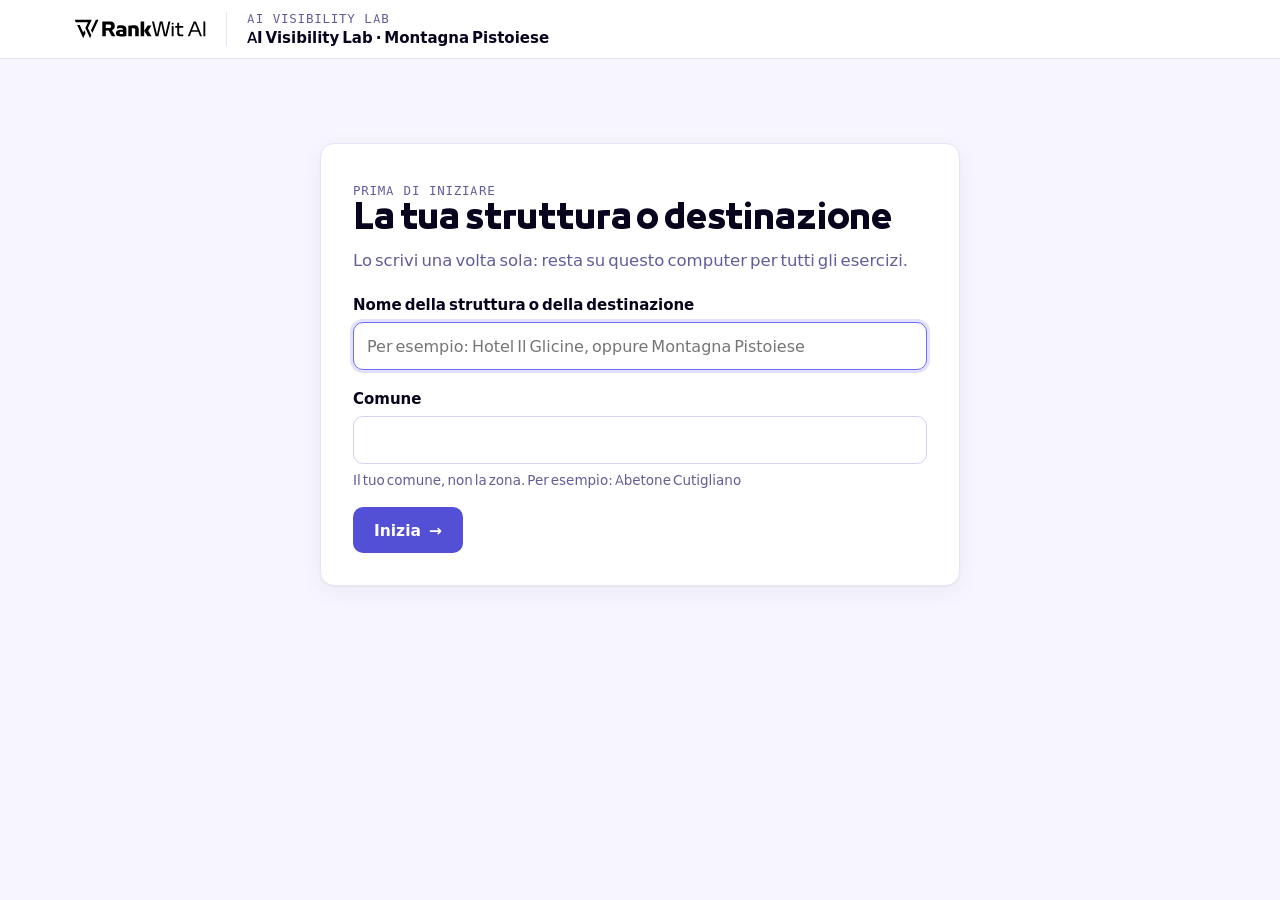
<file: index.html>
<!doctype html>
<html lang="it">
<head>
  <meta charset="utf-8">
  <meta name="viewport" content="width=device-width, initial-scale=1">
  <meta name="color-scheme" content="only light">
  <title>Portale del Lab · RankWit AI</title>
  <meta name="robots" content="noindex">
  <link rel="icon" href="assets/brand/rankwit-mark-black.svg" type="image/svg+xml">
  <link rel="preload" href="assets/fonts/plus-jakarta-sans.woff2" as="font" type="font/woff2" crossorigin>
  <link rel="stylesheet" href="assets/app.css">
</head>
<body data-page="home">
  <a class="skip" href="#main">Vai al contenuto</a>
  <div id="app"></div>
  <noscript><p style="padding:24px">Il portale ha bisogno di JavaScript attivo.</p></noscript>
  <script src="evento.js"></script>
  <script src="server.js"></script>
  <script src="assets/marks.js"></script>
  <script src="assets/data.js"></script>
  <script src="assets/store.js"></script>
  <script src="assets/sync.js"></script>
  <script src="assets/app.js"></script>
</body>
</html>
</file>
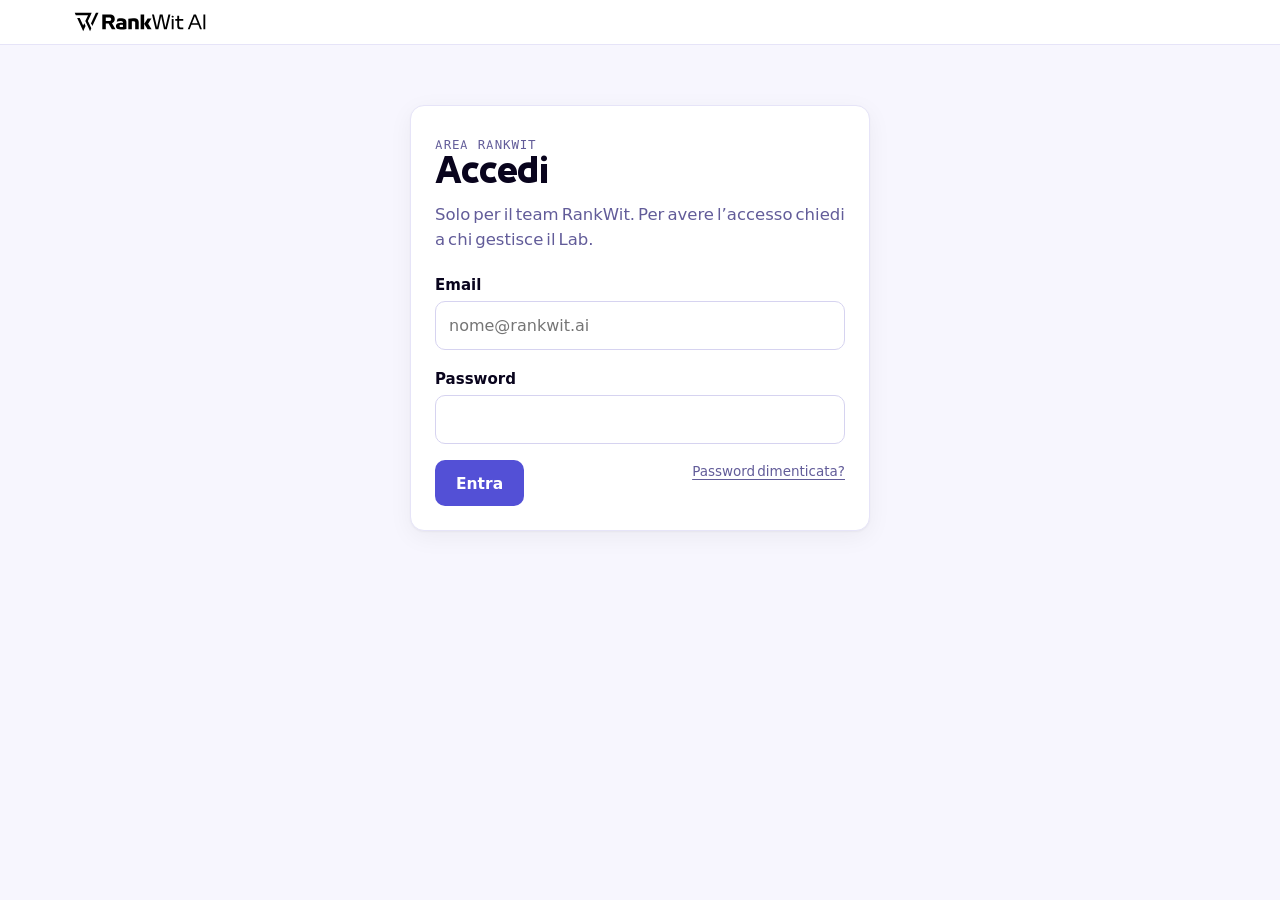
<file: admin.html>
<!doctype html>
<html lang="it">
<head>
  <meta charset="utf-8">
  <meta name="viewport" content="width=device-width, initial-scale=1">
  <meta name="color-scheme" content="only light">
  <title>Area RankWit · Portale del Lab</title>
  <meta name="robots" content="noindex">
  <link rel="icon" href="assets/brand/rankwit-mark-black.svg" type="image/svg+xml">
  <link rel="preload" href="assets/fonts/plus-jakarta-sans.woff2" as="font" type="font/woff2" crossorigin>
  <link rel="stylesheet" href="assets/app.css">
</head>
<body data-page="admin">
  <a class="skip" href="#main">Vai al contenuto</a>
  <div id="app"></div>
  <noscript><p style="padding:24px">Il portale ha bisogno di JavaScript attivo.</p></noscript>
  <script src="server.js"></script>
  <script src="assets/vendor/supabase-2.117.3.js"></script>
  <script src="assets/marks.js"></script>
  <script src="assets/data.js"></script>
  <script src="assets/store.js"></script>
  <script src="assets/app.js"></script>
</body>
</html>
</file>
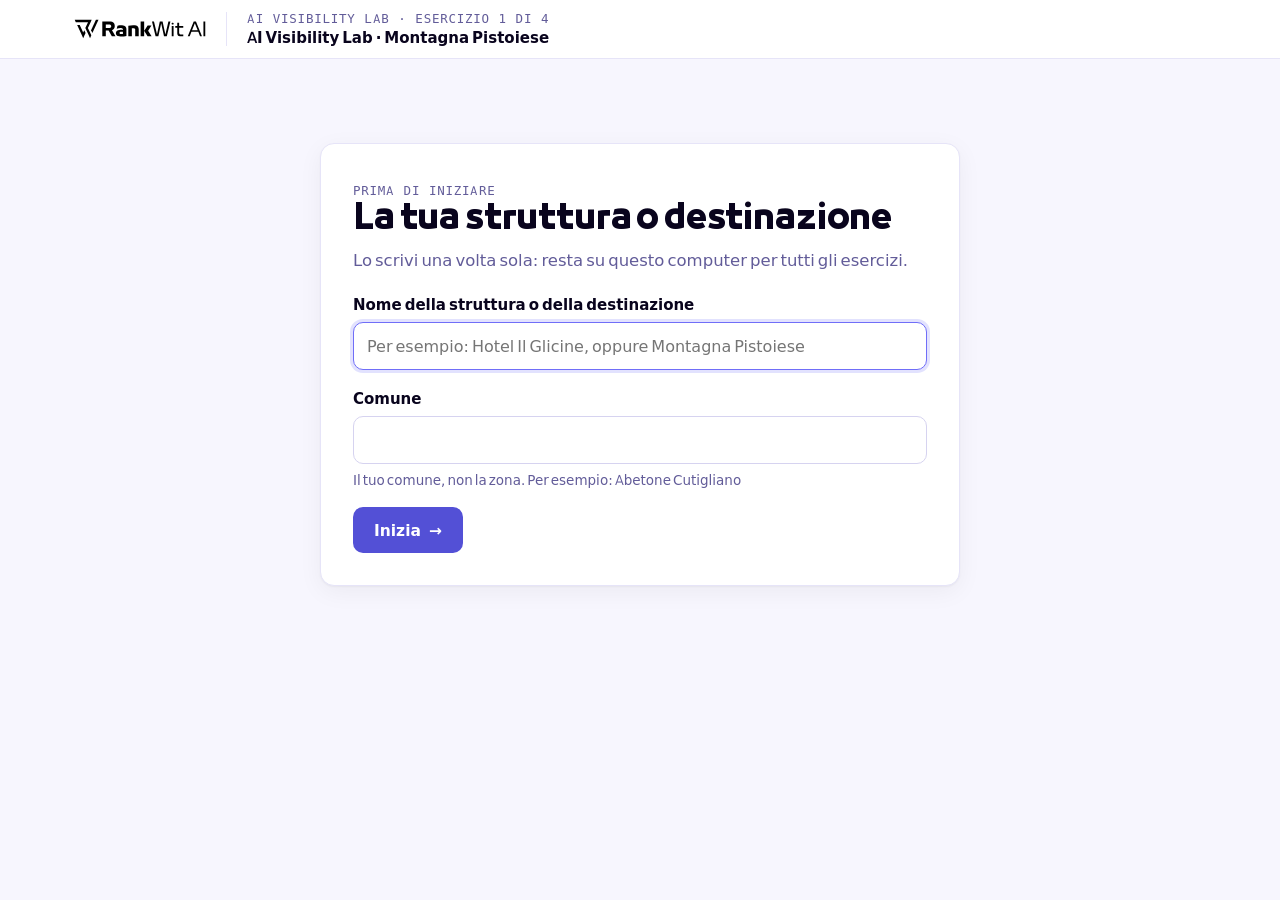
<file: esercizio-1.html>
<!doctype html>
<html lang="it">
<head>
  <meta charset="utf-8">
  <meta name="viewport" content="width=device-width, initial-scale=1">
  <meta name="color-scheme" content="only light">
  <title>Esercizio 1 · Le domande di ospiti e visitatori · RankWit AI</title>
  <meta name="robots" content="noindex">
  <link rel="icon" href="assets/brand/rankwit-mark-black.svg" type="image/svg+xml">
  <link rel="preload" href="assets/fonts/plus-jakarta-sans.woff2" as="font" type="font/woff2" crossorigin>
  <link rel="stylesheet" href="assets/app.css">
</head>
<body data-page="esercizio" data-ex="1">
  <a class="skip" href="#main">Vai al contenuto</a>
  <div id="app"></div>
  <noscript><p style="padding:24px">Il portale ha bisogno di JavaScript attivo.</p></noscript>
  <script src="evento.js"></script>
  <script src="server.js"></script>
  <script src="assets/marks.js"></script>
  <script src="assets/data.js"></script>
  <script src="assets/store.js"></script>
  <script src="assets/sync.js"></script>
  <script src="assets/app.js"></script>
</body>
</html>
</file>
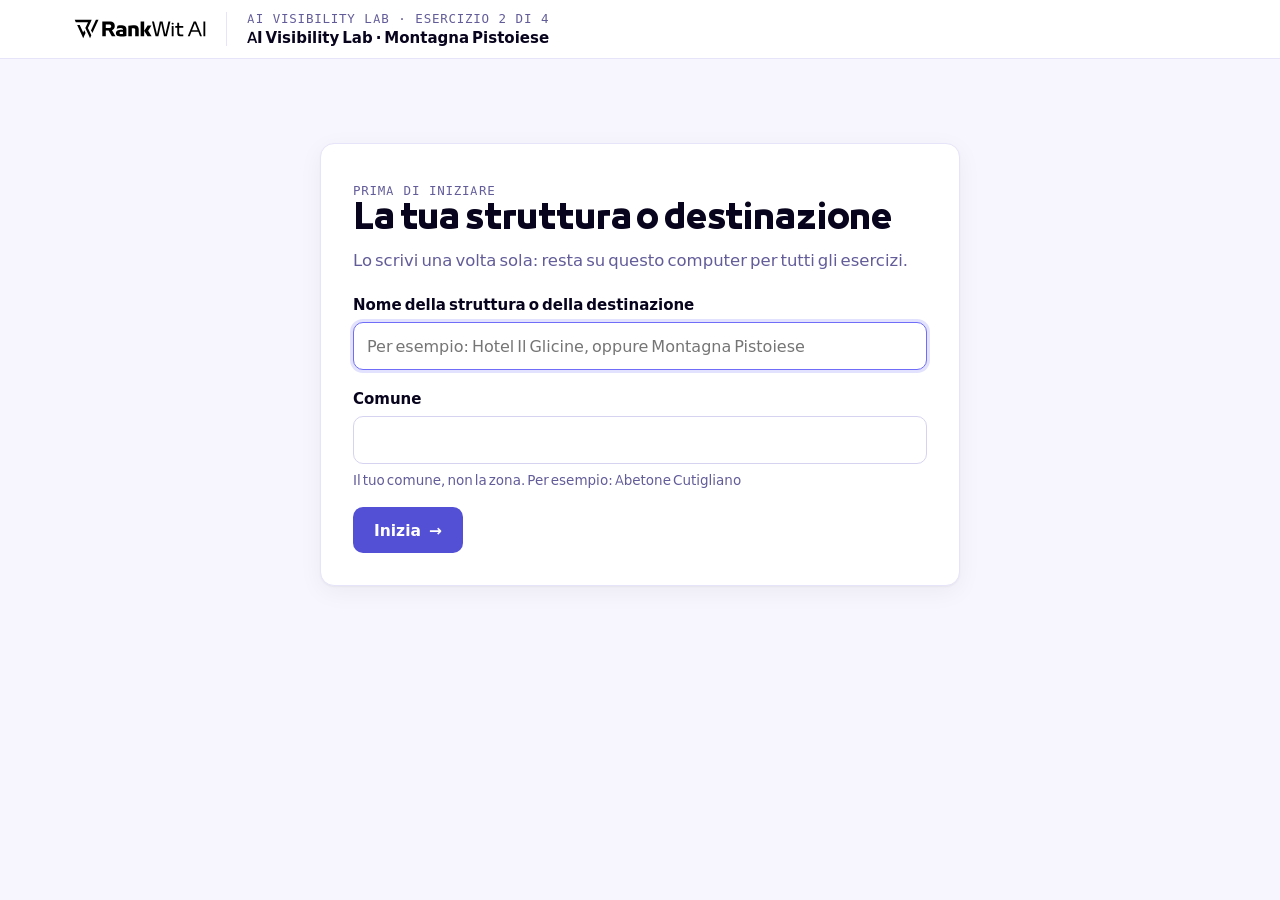
<file: esercizio-2.html>
<!doctype html>
<html lang="it">
<head>
  <meta charset="utf-8">
  <meta name="viewport" content="width=device-width, initial-scale=1">
  <meta name="color-scheme" content="only light">
  <title>Esercizio 2 · Cosa dice l’AI del territorio · RankWit AI</title>
  <meta name="robots" content="noindex">
  <link rel="icon" href="assets/brand/rankwit-mark-black.svg" type="image/svg+xml">
  <link rel="preload" href="assets/fonts/plus-jakarta-sans.woff2" as="font" type="font/woff2" crossorigin>
  <link rel="stylesheet" href="assets/app.css">
</head>
<body data-page="esercizio" data-ex="2">
  <a class="skip" href="#main">Vai al contenuto</a>
  <div id="app"></div>
  <noscript><p style="padding:24px">Il portale ha bisogno di JavaScript attivo.</p></noscript>
  <script src="evento.js"></script>
  <script src="server.js"></script>
  <script src="assets/marks.js"></script>
  <script src="assets/data.js"></script>
  <script src="assets/store.js"></script>
  <script src="assets/sync.js"></script>
  <script src="assets/app.js"></script>
</body>
</html>
</file>
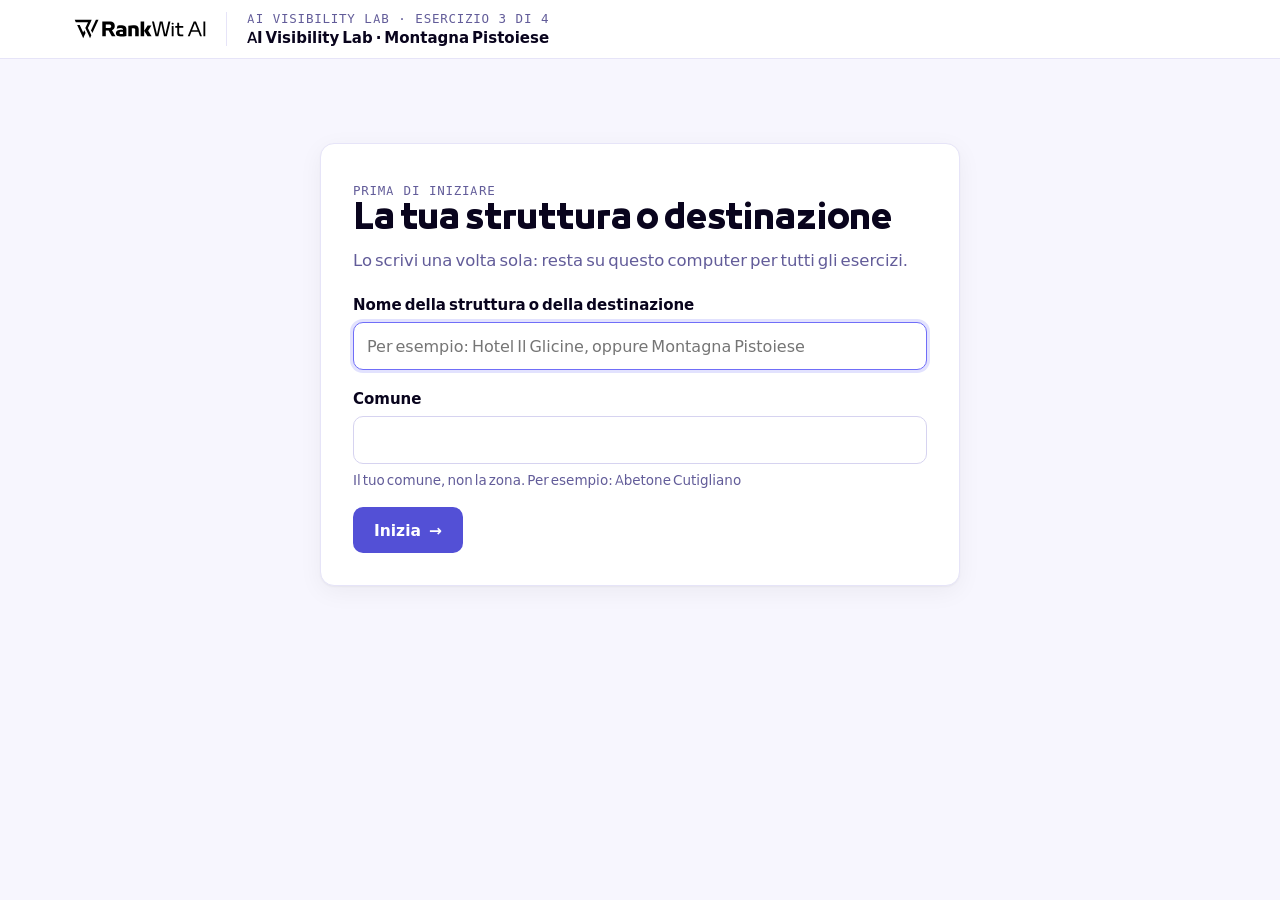
<file: esercizio-3.html>
<!doctype html>
<html lang="it">
<head>
  <meta charset="utf-8">
  <meta name="viewport" content="width=device-width, initial-scale=1">
  <meta name="color-scheme" content="only light">
  <title>Esercizio 3 · Cosa sa l’AI di te · RankWit AI</title>
  <meta name="robots" content="noindex">
  <link rel="icon" href="assets/brand/rankwit-mark-black.svg" type="image/svg+xml">
  <link rel="preload" href="assets/fonts/plus-jakarta-sans.woff2" as="font" type="font/woff2" crossorigin>
  <link rel="stylesheet" href="assets/app.css">
</head>
<body data-page="esercizio" data-ex="3">
  <a class="skip" href="#main">Vai al contenuto</a>
  <div id="app"></div>
  <noscript><p style="padding:24px">Il portale ha bisogno di JavaScript attivo.</p></noscript>
  <script src="evento.js"></script>
  <script src="server.js"></script>
  <script src="assets/marks.js"></script>
  <script src="assets/data.js"></script>
  <script src="assets/store.js"></script>
  <script src="assets/sync.js"></script>
  <script src="assets/app.js"></script>
</body>
</html>
</file>
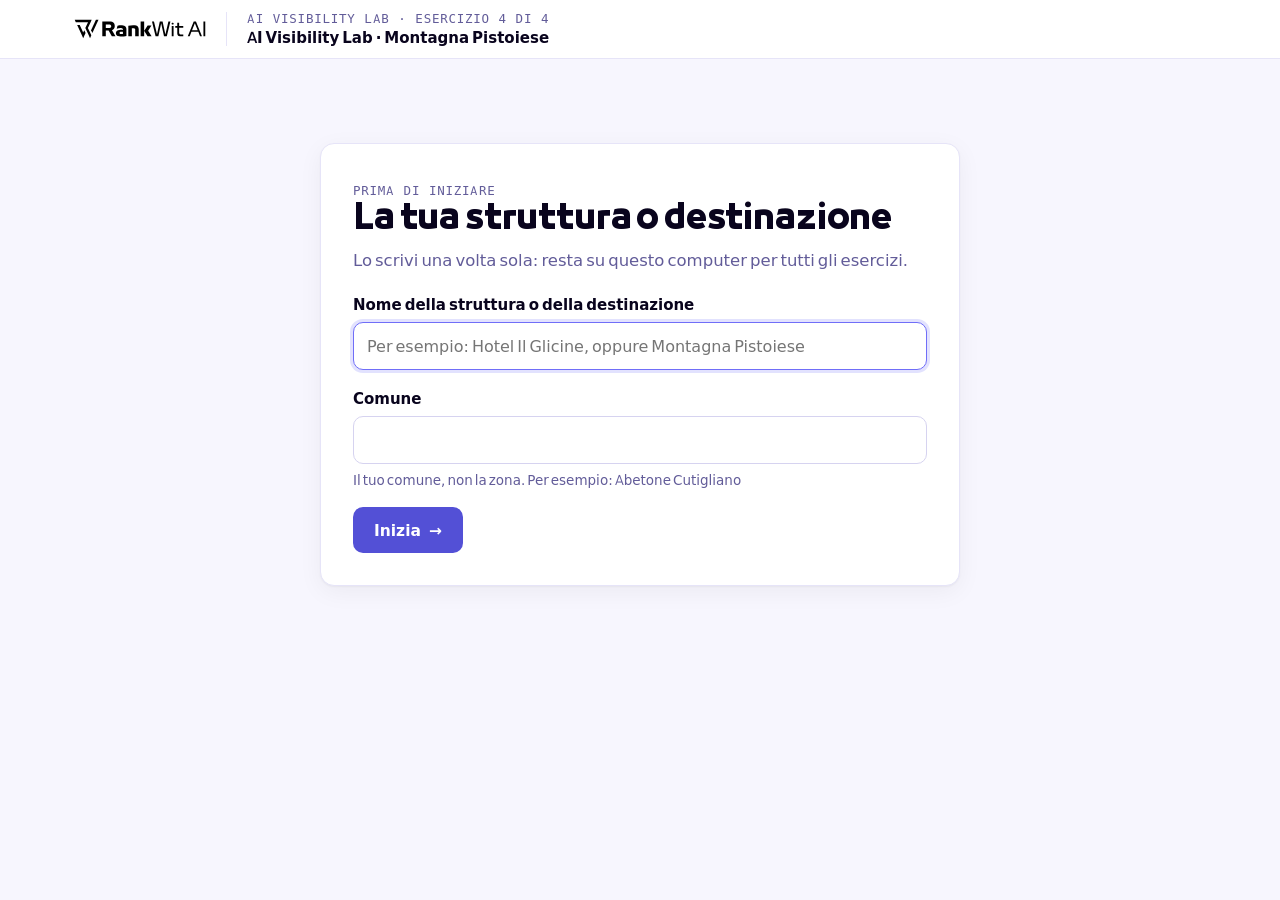
<file: esercizio-4.html>
<!doctype html>
<html lang="it">
<head>
  <meta charset="utf-8">
  <meta name="viewport" content="width=device-width, initial-scale=1">
  <meta name="color-scheme" content="only light">
  <title>Esercizio 4 · A chi ti consiglia l’AI · RankWit AI</title>
  <meta name="robots" content="noindex">
  <link rel="icon" href="assets/brand/rankwit-mark-black.svg" type="image/svg+xml">
  <link rel="preload" href="assets/fonts/plus-jakarta-sans.woff2" as="font" type="font/woff2" crossorigin>
  <link rel="stylesheet" href="assets/app.css">
</head>
<body data-page="esercizio" data-ex="4">
  <a class="skip" href="#main">Vai al contenuto</a>
  <div id="app"></div>
  <noscript><p style="padding:24px">Il portale ha bisogno di JavaScript attivo.</p></noscript>
  <script src="evento.js"></script>
  <script src="server.js"></script>
  <script src="assets/marks.js"></script>
  <script src="assets/data.js"></script>
  <script src="assets/store.js"></script>
  <script src="assets/sync.js"></script>
  <script src="assets/app.js"></script>
</body>
</html>
</file>
<file: assets/app.css>
@font-face { font-family: "29LT Bukra"; font-style: normal; font-weight: 700; font-display: swap; src: url("fonts/bukra-700.woff2") format("woff2"); }
@font-face { font-family: "Plus Jakarta Sans"; font-style: normal; font-weight: 300 800; font-display: swap; src: url("fonts/plus-jakarta-sans.woff2") format("woff2"); }
@font-face { font-family: "DM Mono"; font-style: normal; font-weight: 400; font-display: swap; src: url("fonts/dm-mono-400.woff2") format("woff2"); }
@font-face { font-family: "DM Mono"; font-style: normal; font-weight: 500; font-display: swap; src: url("fonts/dm-mono-500.woff2") format("woff2"); }

:root {
  /* Solo tema chiaro: «only light» impedisce ai browser di scurire la pagina da soli. */
  color-scheme: only light;
  --page: #f7f6fe;
  --surface: #ffffff;
  --ink: #09041d;
  --ink-2: #3a3566;
  --muted: #625c99;
  --accent: #706ef8;
  --accent-text: #5350d6;
  --accent-dark: #3c3aab;
  --accent-soft: #efeefe;
  --track: #e6e4f8;
  --line: #e6e4f8;
  --line-2: #d6d3f0;
  --ok: #1f9d63;
  --error: #b8324a;
  --error-soft: #fdf0f2;
  --warn-soft: #fff6e6;
  --r-correct: #403eb2;
  --r-partial: #b4b1c4;
  --r-wrong: #d6455f;
  --radius: 14px;
  --shadow: 0 1px 2px rgba(9, 4, 29, .04), 0 6px 24px rgba(9, 4, 29, .05);
  --head: "29LT Bukra", "Plus Jakarta Sans", system-ui, sans-serif;
  --body: "Plus Jakarta Sans", system-ui, -apple-system, "Segoe UI", sans-serif;
  --mono: "DM Mono", ui-monospace, "SFMono-Regular", Menlo, monospace;
}

* { box-sizing: border-box; }
html { -webkit-text-size-adjust: 100%; background: var(--page); }
body { margin: 0; background: var(--page); color: var(--ink); font: 400 16.5px/1.55 var(--body); }
img, svg { display: block; }
a { color: var(--accent-text); text-underline-offset: 3px; }
a:hover { color: var(--accent-dark); }
h1, h2, h3 { font-family: var(--head); font-weight: 700; line-height: 1.15; margin: 0; letter-spacing: -.005em; }
h1 { font-size: clamp(24px, 3vw, 32px); }
h2 { font-size: 20px; }
h3 { font-size: 16px; }
p { margin: 0; }
:focus-visible { outline: 3px solid var(--accent); outline-offset: 2px; border-radius: 6px; }
.sr { position: absolute; width: 1px; height: 1px; overflow: hidden; clip: rect(0 0 0 0); white-space: nowrap; }
.mono, .label { font-family: var(--mono); font-size: 12.5px; letter-spacing: .06em; text-transform: uppercase; color: var(--muted); }
.muted { color: var(--muted); }
.small { font-size: 14px; }
.stack > * + * { margin-top: 16px; }
.row { display: flex; gap: 12px; align-items: center; flex-wrap: wrap; }
.spacer { flex: 1; }

/* ---------- barra in alto ---------- */
.bar { position: sticky; top: 0; z-index: 20; background: rgba(255, 255, 255, .92); backdrop-filter: blur(8px); border-bottom: 1px solid var(--line); }
.bar-in { max-width: 1180px; margin: 0 auto; padding: 12px 24px; display: flex; align-items: center; gap: 20px; }
.brand img { width: 132px; height: auto; }
.bar-event { display: flex; flex-direction: column; line-height: 1.25; padding-left: 20px; border-left: 1px solid var(--line); min-width: 0; }
.bar-event strong { font-weight: 600; font-size: 15px; white-space: nowrap; overflow: hidden; text-overflow: ellipsis; }
.bar-right { margin-left: auto; display: flex; align-items: center; gap: 16px; font-size: 14px; color: var(--muted); }
.save { display: inline-flex; align-items: center; gap: 8px; white-space: nowrap; }
.save::before { content: ""; width: 8px; height: 8px; border-radius: 50%; background: var(--ok); }
.save.is-saving::before { background: var(--accent); animation: pulse 1s infinite; }
.save.is-error::before { background: var(--error); }
.save.is-error { color: var(--error); }
@keyframes pulse { 50% { opacity: .3; } }
.code-chip { font-family: var(--mono); font-size: 13px; color: var(--ink-2); background: var(--accent-soft); border-radius: 999px; padding: 4px 10px; white-space: nowrap; }

/* ---------- passi ---------- */
.steps { max-width: 1180px; margin: 0 auto; padding: 0 24px; display: flex; gap: 6px; overflow-x: auto; }
.steps a { display: flex; align-items: center; gap: 10px; padding: 14px 14px 12px; color: var(--muted); text-decoration: none; border-bottom: 2px solid transparent; white-space: nowrap; font-weight: 500; }
.steps a .n { width: 26px; height: 26px; border-radius: 50%; display: grid; place-items: center; font: 500 13px var(--mono); border: 1.5px solid var(--line-2); color: var(--muted); background: var(--surface); }
.steps a.is-current { color: var(--ink); border-bottom-color: var(--accent-text); }
.steps a.is-current .n { border-color: var(--accent-text); color: var(--accent-text); }
.steps a.is-done .n { background: var(--accent-text); border-color: var(--accent-text); color: #fff; }
.steps a:hover { color: var(--ink); }

/* ---------- impaginazione ---------- */
.wrap { max-width: 1180px; margin: 0 auto; padding: 36px 24px 96px; }
.narrow { max-width: 640px; }
.head { margin-bottom: 28px; }
.head .label { display: block; margin-bottom: 10px; }
.head p { margin-top: 10px; color: var(--ink-2); max-width: 720px; font-size: 17.5px; }
.card { background: var(--surface); border: 1px solid var(--line); border-radius: var(--radius); padding: 24px; box-shadow: var(--shadow); }
.card + .card { margin-top: 16px; }
.section { margin-top: 36px; }
.section > h2 { margin-bottom: 14px; }
.grid-3 { display: grid; grid-template-columns: repeat(3, minmax(0, 1fr)); gap: 16px; }
.grid-2 { display: grid; grid-template-columns: repeat(2, minmax(0, 1fr)); gap: 20px; }
.pager { display: flex; gap: 12px; align-items: center; margin-top: 40px; padding-top: 24px; border-top: 1px solid var(--line); }

/* ---------- moduli ---------- */
.field { display: block; }
.field > span { display: block; font-weight: 600; font-size: 15px; margin-bottom: 6px; }
.field > small { display: block; color: var(--muted); font-size: 13.5px; margin-top: 6px; }
input[type=text], input[type=email], input[type=password], input[type=date], input[type=number], input[type=url], select, textarea {
  width: 100%; font: inherit; font-size: 16px; color: var(--ink); background: var(--surface);
  border: 1px solid var(--line-2); border-radius: 10px; padding: 11px 13px; transition: border-color .15s, box-shadow .15s;
}
textarea { resize: vertical; min-height: 84px; line-height: 1.5; }
input:focus, select:focus, textarea:focus { outline: none; border-color: var(--accent); box-shadow: 0 0 0 3px rgba(112, 110, 248, .2); }
input[aria-invalid=true], select[aria-invalid=true] { border-color: var(--error); }
.check { display: flex; gap: 12px; align-items: flex-start; font-size: 15.5px; }
.check input { width: 20px; height: 20px; margin: 2px 0 0; accent-color: var(--accent-text); flex: none; }
.err { color: var(--error); font-size: 14px; margin-top: 6px; }
.form-grid { display: grid; grid-template-columns: 1fr 1fr; gap: 18px; }
.form-grid .full { grid-column: 1 / -1; }

.btn { display: inline-flex; align-items: center; justify-content: center; gap: 8px; font: 600 15.5px var(--body); padding: 12px 20px; border-radius: 10px; border: 1px solid transparent; cursor: pointer; text-decoration: none; transition: background .15s, border-color .15s, color .15s; }
.btn.primary { background: var(--accent-text); color: #fff; }
.btn.primary:hover { background: var(--accent-dark); color: #fff; }
.btn.ghost { background: var(--surface); color: var(--ink); border-color: var(--line-2); }
.btn.ghost:hover { border-color: var(--accent); color: var(--accent-dark); }
.btn.danger { background: var(--surface); color: var(--error); border-color: #efc4cc; }
.btn.small { padding: 7px 12px; font-size: 14px; border-radius: 8px; }
.btn[disabled] { opacity: .45; cursor: not-allowed; }
.arrow { font-family: var(--body); }

/* scelta a segmenti */
.seg { display: inline-flex; border: 1px solid var(--line-2); border-radius: 10px; overflow: hidden; background: var(--surface); }
.seg label { position: relative; cursor: pointer; }
.seg input { position: absolute; opacity: 0; inset: 0; cursor: pointer; }
.seg span { display: block; padding: 8px 14px; font-size: 14.5px; font-weight: 600; color: var(--ink-2); border-right: 1px solid var(--line-2); }
.seg label:last-child span { border-right: 0; }
.seg input:checked + span { background: var(--ink); color: #fff; }
.seg input:focus-visible + span { outline: 3px solid var(--accent); outline-offset: -3px; }
.seg input[value=corretta]:checked + span, .seg input[value=si]:checked + span { background: var(--r-correct); }
.seg input[value=errata]:checked + span, .seg input[value=no]:checked + span { background: var(--r-wrong); }
.seg input[value=incompleta]:checked + span, .seg input[value=in_parte]:checked + span { background: #6f6b88; }

/* ---------- blocchi di contenuto ---------- */
.qbox { background: var(--surface); border: 1px solid var(--line); border-left: 4px solid var(--accent-text); border-radius: 10px; padding: 18px 20px; }
.qbox .q { font-size: 19px; font-weight: 600; margin-top: 4px; }
.qbox .meta { margin-top: 8px; font-size: 13.5px; color: var(--muted); }
.mine { background: var(--accent-soft); border-radius: 10px; padding: 14px 16px; font-size: 15.5px; }
.mine .label { display: block; margin-bottom: 4px; }

.engine { display: flex; flex-direction: column; background: var(--surface); border: 1px solid var(--line); border-radius: var(--radius); box-shadow: var(--shadow); min-height: 220px; }
.engine-head { display: flex; align-items: center; gap: 10px; padding: 14px 18px; border-bottom: 1px solid var(--line); }
.engine-head svg { width: 20px; height: 20px; fill: var(--ink); }
.engine-head strong { font-weight: 700; }
.engine-head .tag { margin-left: auto; }
.engine-body { padding: 16px 18px; font-size: 15.5px; color: var(--ink-2); flex: 1; }
.engine-body mark { background: #fff1c7; color: var(--ink); padding: 0 2px; border-radius: 3px; }
.engine-src { padding: 0 18px 14px; font-size: 13px; color: var(--muted); }
.engine-src ul { list-style: none; margin: 6px 0 0; padding: 0; display: flex; flex-wrap: wrap; gap: 6px; }
.engine-src li { background: var(--page); border: 1px solid var(--line); border-radius: 999px; padding: 2px 10px; }
.engine-foot { padding: 14px 18px; border-top: 1px solid var(--line); display: flex; flex-direction: column; gap: 10px; background: #fcfcff; border-radius: 0 0 var(--radius) var(--radius); }
.engine-foot .ask { font-weight: 600; font-size: 14.5px; }
.engine-foot textarea { min-height: 56px; font-size: 14.5px; }
.engine.is-error { border-color: #efc4cc; }
.engine.is-error .engine-body { color: var(--ink); }
.engine.is-error .engine-body p + p { margin-top: 8px; color: var(--ink-2); font-size: 14.5px; }
.tag { font-family: var(--mono); font-size: 11.5px; letter-spacing: .05em; text-transform: uppercase; color: var(--muted); border: 1px solid var(--line-2); border-radius: 999px; padding: 2px 8px; white-space: nowrap; }
.tag.ok { color: var(--ok); border-color: #bfe8d3; }
.tag.err { color: var(--error); border-color: #efc4cc; }
.tag.accent { color: var(--accent-text); border-color: #cfcdfb; }

.skeleton { display: grid; gap: 10px; }
.skeleton i { display: block; height: 12px; border-radius: 6px; background: linear-gradient(90deg, var(--track), #f3f2fd, var(--track)); background-size: 200% 100%; animation: shimmer 1.2s infinite linear; }
.skeleton i:nth-child(3n) { width: 70%; }
@keyframes shimmer { to { background-position: -200% 0; } }

.note { background: var(--warn-soft); border: 1px solid #f6e0b5; border-radius: 10px; padding: 12px 16px; font-size: 14.5px; color: #5c4510; }
.note.info { background: var(--accent-soft); border-color: #dcdafc; color: var(--ink-2); }
.alert { background: var(--error-soft); border: 1px solid #efc4cc; border-radius: 10px; padding: 12px 16px; color: var(--error); font-size: 15px; }

/* ---------- esercizio 1 ---------- */
.faq-list { counter-reset: faq; display: grid; gap: 14px; }
.faq-item { display: grid; grid-template-columns: 40px 1fr; gap: 6px 16px; background: var(--surface); border: 1px solid var(--line); border-radius: var(--radius); padding: 18px 20px; }
.faq-item .num { grid-row: span 2; font: 500 14px var(--mono); color: var(--muted); padding-top: 12px; }
.faq-item .num.is-done { color: var(--accent-text); }
.faq-item input[type=text] { font-weight: 600; padding-left: 10px; background: var(--surface); border-color: var(--line-2); }
.faq-item input[type=text]:hover { border-color: var(--accent); }
.faq-item textarea { min-height: 70px; }
.counter { font-family: var(--mono); font-size: 14px; color: var(--muted); }
.faq-out { display: grid; grid-template-columns: 1fr 1fr; gap: 20px; margin-top: 20px; }
.preview { background: var(--surface); border: 1px solid var(--line); border-radius: var(--radius); padding: 24px; max-height: 520px; overflow: auto; }
.preview h2 { font-size: 22px; margin-bottom: 14px; }
.preview details { border-top: 1px solid var(--line); padding: 12px 0; }
.preview summary { cursor: pointer; font-weight: 600; }
.preview details p { margin-top: 8px; color: var(--ink-2); }
pre.code { margin: 0; background: #120d2b; color: #e8e6ff; border-radius: var(--radius); padding: 20px; font: 13px/1.55 var(--mono); overflow: auto; max-height: 520px; white-space: pre-wrap; word-break: break-word; }

/* ---------- esercizio 3 ---------- */
.pick { display: grid; gap: 10px; }
.pick label { display: flex; gap: 12px; align-items: flex-start; background: var(--surface); border: 1px solid var(--line); border-radius: 10px; padding: 12px 14px; cursor: pointer; }
.pick label:has(input:checked) { border-color: var(--accent); background: #fbfbff; }
.pick input { width: 20px; height: 20px; margin: 2px 0 0; accent-color: var(--accent-text); flex: none; }
.pick .a { display: block; color: var(--muted); font-size: 14.5px; margin-top: 2px; }
.qblock { margin-top: 36px; padding-top: 28px; border-top: 1px solid var(--line); }
.qblock:first-of-type { border-top: 0; padding-top: 0; }
.qblock > * + * { margin-top: 14px; }

/* ---------- fine ---------- */
.tiles { display: grid; grid-template-columns: repeat(4, minmax(0, 1fr)); gap: 14px; }
.tile { background: var(--surface); border: 1px solid var(--line); border-radius: var(--radius); padding: 18px 20px; }
.tile .big { font: 700 30px/1.1 var(--head); margin: 8px 0 6px; }
.tile p { font-size: 14.5px; color: var(--ink-2); }
blockquote.quote { margin: 0; font-size: 20px; font-weight: 600; border-left: 4px solid var(--accent-text); padding: 4px 0 4px 18px; }

/* ---------- home ---------- */
.home { min-height: calc(100vh - 70px); display: grid; place-items: center; padding: 40px 16px; }
.home .card { width: min(520px, 100%); padding: 36px; }
.home h1 { margin-bottom: 10px; }
.home form { display: flex; gap: 10px; margin-top: 22px; }
.home input { font: 500 18px var(--mono); letter-spacing: .04em; }

/* ---------- pannello ---------- */
.admin-nav { display: flex; gap: 4px; }
.admin-nav a { padding: 8px 12px; border-radius: 8px; color: var(--ink-2); text-decoration: none; font-weight: 600; font-size: 15px; }
.admin-nav a.is-current { background: var(--accent-soft); color: var(--accent-dark); }
.tabs { display: flex; gap: 4px; border-bottom: 1px solid var(--line); margin: 28px 0 24px; overflow-x: auto; }
.tabs a { padding: 12px 14px; text-decoration: none; color: var(--muted); font-weight: 600; border-bottom: 2px solid transparent; margin-bottom: -1px; white-space: nowrap; }
.tabs a.is-current { color: var(--ink); border-bottom-color: var(--accent-text); }
.kpis { display: grid; grid-template-columns: repeat(4, minmax(0, 1fr)); gap: 14px; }
.kpi { background: var(--surface); border: 1px solid var(--line); border-radius: var(--radius); padding: 16px 18px; }
.kpi .v { font: 700 28px/1.1 var(--head); margin-top: 8px; }
.kpi .v small { font: 500 15px var(--body); color: var(--muted); }
.kpi p { font-size: 13.5px; color: var(--muted); margin-top: 6px; }
.url-box { display: flex; align-items: center; gap: 10px; background: var(--surface); border: 1px solid var(--line); border-radius: 10px; padding: 8px 8px 8px 14px; font: 500 15px var(--mono); }
.table-wrap { overflow-x: auto; background: var(--surface); border: 1px solid var(--line); border-radius: var(--radius); }
table.t { width: 100%; border-collapse: collapse; font-size: 14.5px; }
table.t th { text-align: left; font: 500 12px var(--mono); letter-spacing: .06em; text-transform: uppercase; color: var(--muted); padding: 12px 14px; border-bottom: 1px solid var(--line); white-space: nowrap; background: #fcfcff; }
table.t td { padding: 11px 14px; border-bottom: 1px solid var(--line); vertical-align: middle; }
table.t tr:last-child td { border-bottom: 0; }
table.t td.num, table.t th.num { text-align: right; font-variant-numeric: tabular-nums; }
.dots { display: inline-flex; gap: 6px; }
.dots i { width: 12px; height: 12px; border-radius: 50%; border: 1.5px solid var(--line-2); background: var(--surface); }
.dots i.is-done { background: var(--accent-text); border-color: var(--accent-text); }
.dots i.is-current { border-color: var(--accent-text); box-shadow: inset 0 0 0 2.5px var(--surface), inset 0 0 0 6px var(--accent); }
.status { display: inline-flex; align-items: center; gap: 6px; font-size: 14px; font-weight: 600; }
.status::before { content: ""; width: 8px; height: 8px; border-radius: 50%; background: var(--muted); }
.status.aperto::before { background: var(--ok); }
.status.chiuso::before { background: var(--error); }
.filters { display: flex; gap: 8px; align-items: center; flex-wrap: wrap; margin-bottom: 14px; }
.pill { border: 1px solid var(--line-2); background: var(--surface); border-radius: 999px; padding: 6px 12px; font: 600 14px var(--body); color: var(--ink-2); cursor: pointer; }
.pill[aria-pressed=true] { background: var(--ink); border-color: var(--ink); color: #fff; }
.stage-bars { display: grid; gap: 8px; margin-top: 10px; }
.stage-bars div { display: grid; grid-template-columns: 120px 1fr 36px; gap: 10px; align-items: center; font-size: 14px; }
.stage-bars b { height: 10px; border-radius: 0 4px 4px 0; background: var(--accent); display: block; min-width: 2px; }
.stage-bars .num { text-align: right; font-variant-numeric: tabular-nums; color: var(--ink-2); }

/* grafici dei risultati */
.chart { margin-top: 6px; }
.chart-row { display: grid; grid-template-columns: 120px 1fr; gap: 14px; align-items: center; padding: 8px 0; }
.chart-row .who { display: flex; align-items: center; gap: 8px; font-weight: 600; font-size: 14.5px; }
.chart-row .who svg { width: 16px; height: 16px; fill: var(--ink); }
.stackbar { display: flex; gap: 2px; height: 26px; }
.stackbar span { display: flex; align-items: center; padding: 0 8px; font: 500 12.5px var(--mono); color: #fff; min-width: 0; overflow: hidden; white-space: nowrap; cursor: default; }
.stackbar span:first-child { border-radius: 4px 0 0 4px; }
.stackbar span:last-child { border-radius: 0 4px 4px 0; }
.stackbar span.c { background: var(--r-correct); }
.stackbar span.p { background: var(--r-partial); color: var(--ink); }
.stackbar span.w { background: var(--r-wrong); }
.onebar { display: grid; grid-template-columns: 1fr 64px; gap: 10px; align-items: center; }
.onebar .track { height: 14px; background: var(--track); border-radius: 0 4px 4px 0; }
.onebar .track b { display: block; height: 100%; background: var(--accent-text); border-radius: 0 4px 4px 0; }
.onebar .v { font: 500 14px var(--mono); color: var(--ink-2); text-align: right; }
.legend { display: flex; gap: 16px; flex-wrap: wrap; font-size: 13.5px; color: var(--ink-2); margin-bottom: 6px; }
.legend i { display: inline-block; width: 12px; height: 12px; border-radius: 3px; margin-right: 6px; vertical-align: -1px; }
.tip { position: fixed; z-index: 50; pointer-events: none; background: var(--ink); color: #fff; font-size: 13.5px; padding: 8px 10px; border-radius: 8px; max-width: 260px; box-shadow: var(--shadow); }
.notes-list { list-style: none; margin: 0; padding: 0; display: grid; gap: 8px; }
.notes-list li { background: var(--surface); border: 1px solid var(--line); border-radius: 10px; padding: 10px 14px; font-size: 15px; }
.export-list { display: grid; gap: 10px; }
.export-list .item { display: grid; grid-template-columns: 1fr auto auto; gap: 16px; align-items: center; background: var(--surface); border: 1px solid var(--line); border-radius: 12px; padding: 14px 18px; }
.export-list .item p { font-size: 14px; color: var(--muted); margin-top: 2px; }
.export-list .item.main { border-color: #cfcdfb; background: #fbfbff; }
.toast { position: fixed; left: 50%; bottom: 24px; transform: translateX(-50%); background: var(--surface); color: var(--ink); border: 1px solid var(--line-2); font-weight: 600; padding: 12px 18px; border-radius: 10px; font-size: 15px; z-index: 60; box-shadow: var(--shadow); max-width: calc(100% - 32px); }
.empty { text-align: center; padding: 48px 16px; color: var(--muted); }
.consent { border: 1px solid var(--line); border-radius: 12px; padding: 16px 18px; background: #fcfcff; }
.consent details { margin-top: 10px; font-size: 14.5px; color: var(--ink-2); }
.consent details summary { cursor: pointer; color: var(--accent-text); font-weight: 600; }
.consent details div { margin-top: 10px; display: grid; gap: 8px; }
.prompt-row { display: grid; grid-template-columns: auto 1fr auto; gap: 12px; align-items: start; }
.prompt-row input[type=radio] { width: 20px; height: 20px; margin-top: 12px; accent-color: var(--accent-text); }

@media (max-width: 900px) {
  .grid-3, .faq-out, .grid-2 { grid-template-columns: 1fr; }
  .tiles, .kpis { grid-template-columns: repeat(2, minmax(0, 1fr)); }
}
@media (max-width: 640px) {
  body { font-size: 16px; }
  .bar-in { padding: 10px 16px; gap: 12px; flex-wrap: wrap; }
  .brand img { width: 120px; }
  .bar-event { border-left: 0; padding-left: 0; order: 3; width: 100%; }
  .bar-right .save-text { display: none; }
  .steps { padding: 0 8px; }
  .steps a { padding: 12px 8px 10px; gap: 6px; }
  .steps a .t { display: none; }
  .steps a.is-current .t { display: inline; }
  .wrap { padding: 24px 16px 72px; }
  .form-grid { grid-template-columns: 1fr; }
  .faq-item { grid-template-columns: 1fr; padding: 14px; }
  .faq-item .num { grid-row: auto; padding-top: 0; }
  .tiles, .kpis { grid-template-columns: 1fr 1fr; }
  .chart-row { grid-template-columns: 1fr; gap: 6px; }
  .export-list .item { grid-template-columns: 1fr; }
  .home .card { padding: 24px; }
  .home form { flex-direction: column; }
  .pager { flex-wrap: wrap; }
  .pager .btn { flex: 1; }
}
@media (prefers-reduced-motion: reduce) {
  *, *::before { animation: none !important; transition: none !important; }
}

/* accesso */
.access-grid { display: grid; grid-template-columns: minmax(0, 1.7fr) minmax(0, 1fr); gap: 20px; align-items: start; }
@media (max-width: 900px) { .access-grid { grid-template-columns: 1fr; } }

.engine-foot .seg { align-self: flex-start; }
.engine-foot > .btn { align-self: flex-start; }

/* schede dei motori (versione senza API) */
.steps-in { display: grid; gap: 14px; }
.step { display: grid; grid-template-columns: 24px minmax(0, 1fr); gap: 10px; align-items: start; }
.step .sn { width: 22px; height: 22px; border-radius: 50%; display: grid; place-items: center; font: 500 12px var(--mono); color: var(--accent-text); border: 1.5px solid #cfcdfb; margin-top: 4px; }
.paste > span { display: block; font-weight: 600; font-size: 14.5px; margin-bottom: 6px; color: var(--ink); }
.paste textarea { font-size: 14px; min-height: 96px; }
.hint { color: var(--ink-2); padding-left: 34px; min-height: 0; }
.hint:empty { display: none; }
.rates { display: grid; gap: 10px; }
.rate-row { display: grid; gap: 6px; }
.rate-row .ask { font-weight: 600; font-size: 14.5px; }
.rate-row .seg { justify-self: start; }
.rates textarea { min-height: 56px; font-size: 14.5px; }
.linkbtn { align-self: flex-start; background: none; border: 0; padding: 2px 0; font: 500 13.5px var(--body); color: var(--muted); text-decoration: underline; text-underline-offset: 3px; cursor: pointer; }
.linkbtn:hover { color: var(--error); }
.engine.is-off { opacity: .85; border-style: dashed; }
.mine-list { margin: 6px 0 0; padding-left: 22px; display: grid; gap: 6px; }
.mine-list strong { display: block; }
.engine-body .btn.small { font-size: 14.5px; }

/* versione a pagine separate */
.copybox { background: var(--surface); border: 2px solid var(--accent-text); border-radius: var(--radius); padding: 22px 24px; box-shadow: var(--shadow); }
.copybox .copy-title { font-weight: 700; font-size: 17px; color: var(--accent-dark); }
.copybox .q { font-size: 20px; font-weight: 600; margin: 12px 0 16px; line-height: 1.4; user-select: all; }
.copybox.is-write { border-style: dashed; }
.copybox .mine-list { margin-top: 12px; }
.copybox .mine-list li span { display: block; font-size: 14.5px; }
.ex-list, .ex-admin { display: grid; gap: 10px; }
.ex-row, .ex-admin-row { display: grid; grid-template-columns: 36px minmax(0, 1fr) auto; gap: 14px; align-items: center; background: var(--surface); border: 1px solid var(--line); border-radius: 12px; padding: 14px 18px; }
.ex-row > div, .ex-admin-row > div:not(.ex-actions) { display: grid; gap: 2px; }
.ex-row:not(.is-open) { background: #fbfbfe; }
.ex-row:not(.is-open) strong { color: var(--muted); }
.ex-n { width: 32px; height: 32px; border-radius: 50%; display: grid; place-items: center; font: 500 14px var(--mono); border: 1.5px solid var(--line-2); color: var(--muted); background: var(--surface); }
.ex-row.is-open .ex-n { border-color: var(--accent-text); color: var(--accent-text); }
.ex-row.is-done .ex-n { background: var(--accent-text); border-color: var(--accent-text); color: #fff; }
.ex-admin-row { grid-template-columns: 36px minmax(0, 1fr) auto auto; }
.ex-admin .ex-n { border-color: var(--accent-text); color: var(--accent-text); }
@media (max-width: 900px) {
  .ex-admin-row { grid-template-columns: 36px minmax(0, 1fr); }
  .ex-admin-row > :nth-child(n+3) { grid-column: 2; }
}
@media (max-width: 640px) {
  .ex-row { grid-template-columns: 32px minmax(0, 1fr); }
  .ex-row > :last-child { grid-column: 2; justify-self: start; }
  .copybox .q { font-size: 18px; }
}

/* correzioni dell'audit */
.skip { position: absolute; left: -9999px; top: 8px; z-index: 100; background: var(--ink); color: #fff; padding: 10px 14px; border-radius: 8px; font-weight: 600; text-decoration: none; }
.skip:focus { left: 16px; color: #fff; }
main:focus { outline: none; }
.who-chip { font-weight: 600; font-size: 14px; color: var(--ink); max-width: 220px; overflow: hidden; text-overflow: ellipsis; white-space: nowrap; }
.bar-right .linkbtn { font-size: 13.5px; }
input[readonly] { background: var(--page); color: var(--ink-2); cursor: not-allowed; }
@media (max-width: 900px) { .who-chip { display: none; } }

/* versione a questionario */
.name-card { margin: 48px auto; padding: 32px; }
.who-town { white-space: nowrap; }
.faq-gpt { display: grid; gap: 22px; }
.faq-gpt > h2 { margin-bottom: 0; }
.faq-gpt .step { grid-template-columns: 28px minmax(0, 1fr); }
.faq-gpt .step .sn { width: 26px; height: 26px; font-size: 13px; }
.prompt { margin: 10px 0 12px; background: var(--surface); border: 1px solid var(--line-2); border-radius: 10px; padding: 14px 16px; font: 14px/1.55 var(--body); color: var(--ink-2); white-space: pre-wrap; word-break: break-word; max-height: 260px; overflow: auto; }
#faq-gpt { min-height: 160px; font-size: 14.5px; }
@media (max-width: 900px) { .who-town { display: none; } }

/* versione da pubblicare */
.tabs-note { margin-top: 14px; }
.rate-row .ask { font-size: 14px; line-height: 1.35; }

/* «Invia» negli esercizi 2, 3 e 4 */
.send-box { display: flex; gap: 18px; align-items: flex-start; flex-wrap: wrap; padding-top: 24px; border-top: 1px solid var(--line); }
.send-box .btn { min-width: 140px; }
.send-box .ex-status { flex: 1; min-width: 260px; }
.send-box .alert ul { margin: 6px 0 0; padding-left: 20px; }

/* esercizio 3 aperto: tre domande con la risposta del partecipante */
.q3-list { display: grid; grid-template-columns: repeat(3, minmax(0, 1fr)); gap: 16px; margin-top: 14px; }
.q3 { display: grid; gap: 10px; background: var(--page); border-radius: 10px; padding: 12px; }
.q3 input[type=text] { font-weight: 600; }
.q3 textarea { min-height: 64px; font-size: 15px; }
@media (max-width: 900px) { .q3-list { grid-template-columns: 1fr; } }
</file>
